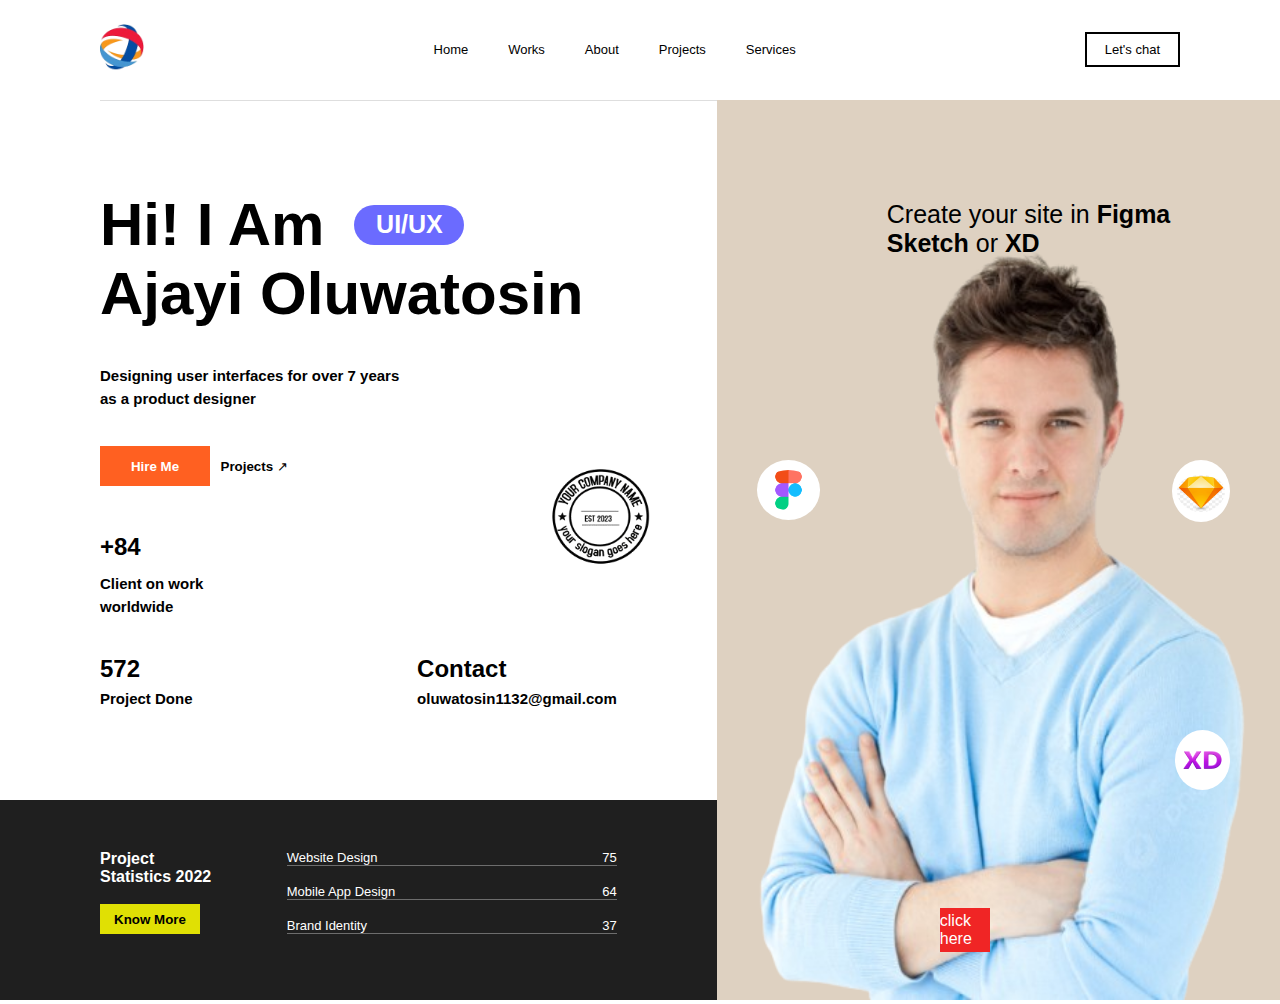
<file: index.html>
<!DOCTYPE html>
<html lang="en">
<head>
    
    <title>My Web Page</title>
    <link rel="stylesheet" href="ope.css">
</head>
<body>
    <section class="major">
        <section class="nav-bar">
            <div class="nav-bar_container">
                <div class="nav-logo">
                    <img src="./image/logo_1.png" alt="logo" >
                </div>
                <div class="nav-links">
                    <ul>
                        <a href="#home"><li>Home</li></a>
                        <a href="#works"><li>Works</li></a>
                        <a href="#about"><li>About</li></a>
                        <a href="#projects"><li>Projects</li></a>
                        <a href="#services"><li>Services</li></a>
                    </ul>
                </div>
                <div class="CTA">
                    <button class="CTA-button">
                        <a href="#home">Let's chat</a>
                    </button>
                </div>
            </div>
        </section>
        <section class="main-container">
            <div class="left-container">
                <!-- <div class="ball"></div> -->
                <div class="upper-text">
                    <div class="upper-text1">
                        <div class="hi">
                            <h1>Hi! I Am </h1>
                            <button>UI/UX</button>
                        </div>
                        <div class="rb"><h1>Ajayi Oluwatosin</h1></div>
                        
                        <br><br>
                        <p>Designing user interfaces for over <Strong>7 years</Strong> <br>as a product designer</p>
                        <br><br>
                        
                    </div>
                    <div class="upper-text2">
                        <div id="logo"><img src="./image/circle logo.png" alt=""></div>
                        <div class="parent1">
                            
                            <p>
                                <button class="hire">Hire Me</button>
                                <button id="projects">Projects &#8599</button><br>
                            </p><br><br>
                            <h2>+84</h2>
                            <p>Client on work <br>worldwide</p><br><br>
                        </div>
                        <div class="parent2">
                            <div class="parent2-left">                            
                                <h2>572</h2>
                                <p>Project Done</p>
                            </div>
                            <div class="parent2-right">
                                <h2>Contact</h2>
                                <p>oluwatosin1132@gmail.com</p>
                            </div>
                        </div>
                    </div>
                </div>
                <div class="footer">
                    <div class="footer-left">
                        <h4>Project <br>Statistics 2022</h4><br>
                        <button>Know More</button>
                    </div>
                    <div class="footer-right">
                        <div class="footer-right-1">
                            <p>Website Design <span>75</span></p><br>
                            <p>Mobile App Design <span>64</span></p><br>
                            <p>Brand Identity <span>37</span></p><br>
                        </div>
                        
                    </div>
                </div>
            </div>
            <div class="right-container">
                    <img src="./image/attractive-man-smiling.png" alt="Image of a man smilling" class="image">
                    <div class="text">Create your site in <strong>Figma</strong> <br> <strong> Sketch</strong> or <strong> XD</strong></div>
                    <div class="SVG">
                        <img src="./image/Figma-1-logo.png" alt="Figma logo" class="figma">
                        <img src="./image/Sketch-logo.png" alt="Sketch logo" class="Sketch">
                        <img src="./image/XD-logo.png" alt="XD logo" class="XD">
                    </div>
                    <div class="form">
                        <div class="father">
                            <form action="">
                                <p class="child">click here</p>
                                <input type="email" id="email" name="email" placeholder="Subscribe my Newsletter" required>
                                <button type="submit">&#8596</button>
                            </form>
                        </div>
                    </div>
                        
            </div>
        </section>
    </section>
</body>
</html>
</file>
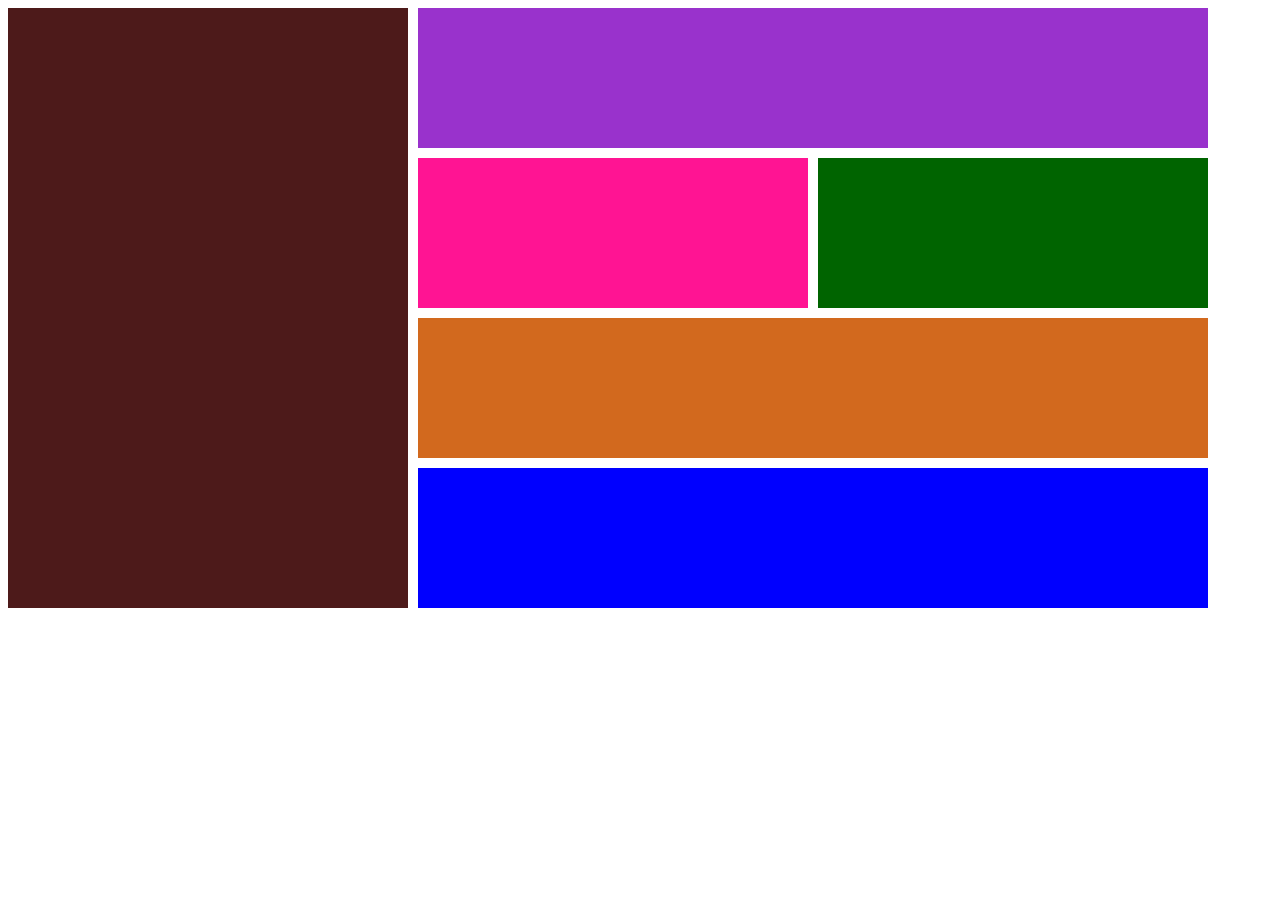
<file: 18thjune.html>
<!DOCTYPE html>
<head>
    <title>Document</title>

    <style>
        #container{
            width: 1200px;
            height: 600px;
            margin: 0;
        }
        #parent1{
            width: 400px;
            height: 600px;
            background-color: rgb(77, 26, 26);
            float: left;
            margin-right: 10px;
        }
        #parent2{
            width: 790px;
            height: 600px;
            float: right;
        }
        #child1{
            width: 790px;
            height: 140px;
            background-color: darkorchid;
            margin-bottom: 10px;
        }
        #child2{
            width: 790px;
            height: 150px;
            margin-bottom: 10px;
        }
        #grand_child1{
            width: 390px;
            height: 150px;
            background-color: darkgreen;
            float: right;
            margin-left: 10px;
            
        }
        #grand_child2{
            width: 390px;
            height: 150px;
            background-color: deeppink;
            float: left;
        }
        #child3{
            width: 790px;
            height: 140px;
            background-color: chocolate;
            margin-bottom: 10px;
        }
        #child4{
            width: 790px;
            height: 140px;
            background-color: blue;
        }
    </style>
</head>
<body>
    <div id="container">
        <div id="parent1"></div>
        <div id="parent2">
            <div id="child1"></div>
            <div id="child2">
                <div id="grand_child1"></div>
                <div id="grand_child2"></div>
            </div>
            <div id="child3"></div>
            <div id="child4"></div>
        </div>
    </div>
</body>
</html>
</file>
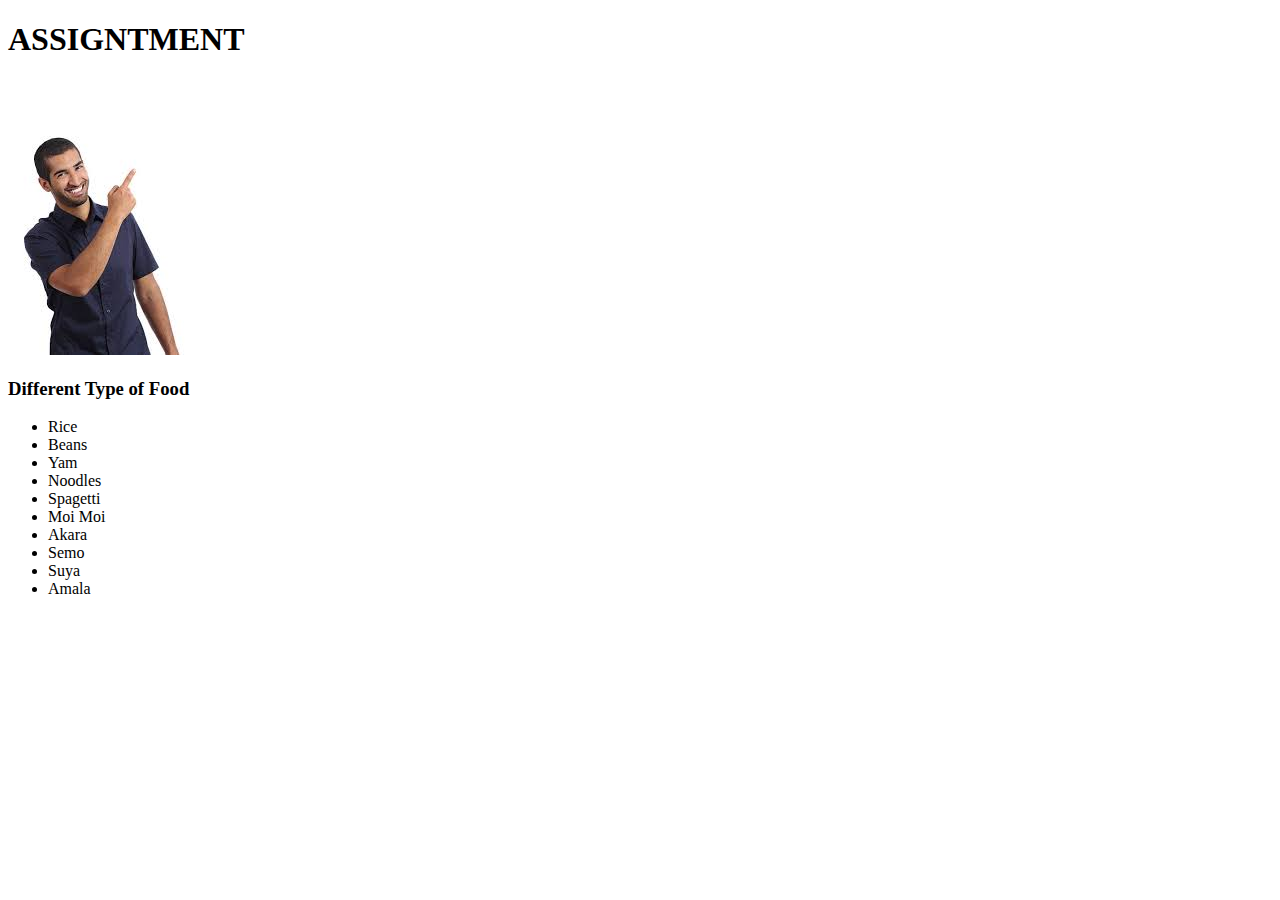
<file: assignment.html>
<!DOCTYPE html>
<html lang="en">
<head>
    <meta charset="UTF-8">
    <meta name="viewport" content="width=device-width, initial-scale=1.0">
    <title>Assignment</title>
    
</head>
<body>
    <h1>ASSIGNTMENT</h1>
    <img src="./image/images.jfif" alt="">
    <h3><strong>Different Type of Food</strong></h3>
    <ul>
        <li>Rice</li>
        <li>Beans</li>
        <li>Yam</li>
        <li>Noodles</li>
        <li>Spagetti</li>
        <li>Moi Moi</li>
        <li>Akara</li>
        <li>Semo</li>
        <li>Suya</li>
        <li>Amala</li>
    </ul>

    
</body>
</html>
</file>
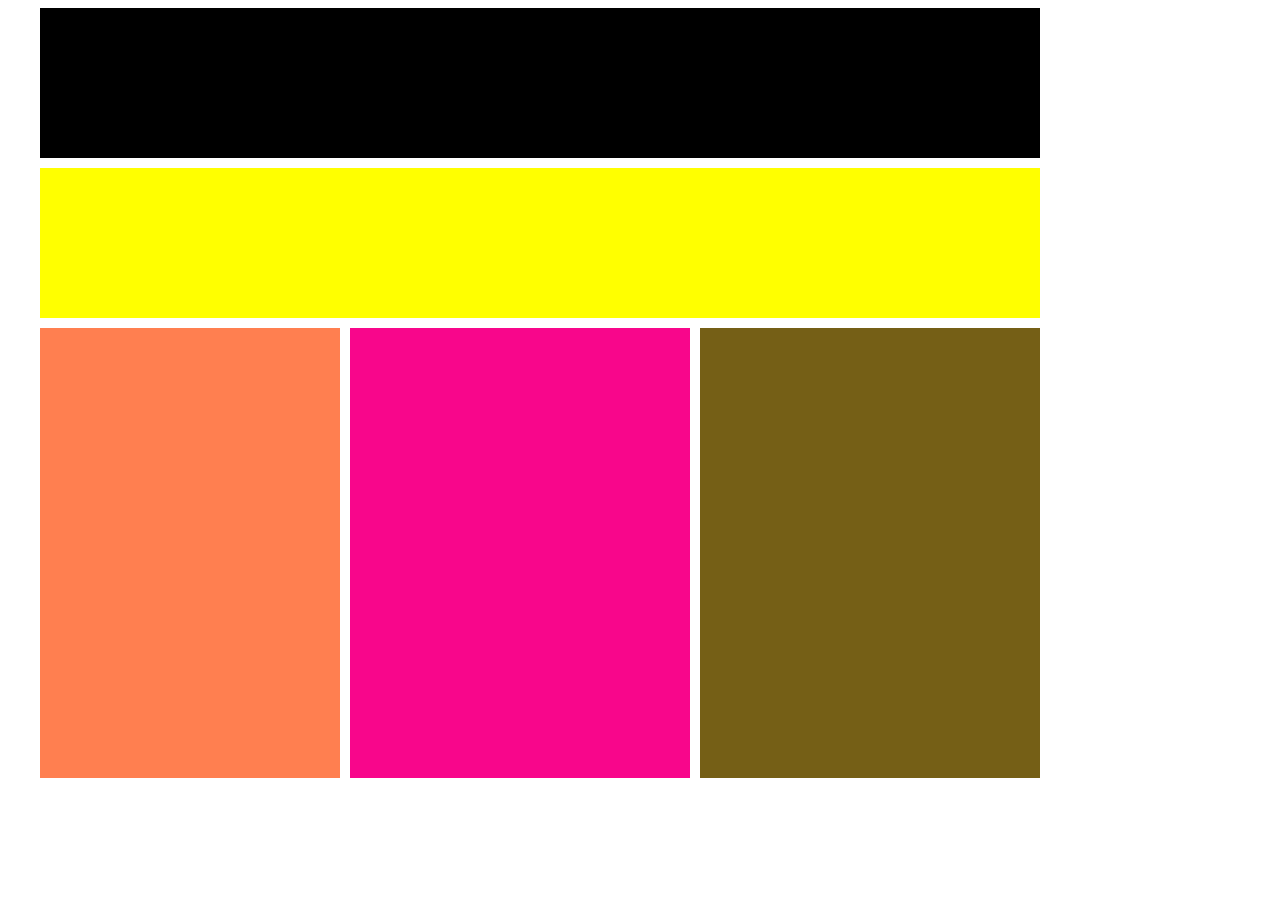
<file: css_class.html>
<!DOCTYPE html>
<head>
    <title>Document</title>

    <style>
        #container{
            width: 1200px;
            height: 600px;
            margin: 0 auto;
        }
        #box1{
            width: 1000px;
            height: 150px;
            background-color: black;
            margin-bottom: 10px;
        }
        #box2{
            width: 1000px;
            height: 150px;
            background-color: yellow;
            margin-bottom: 10px;
        }
        #box3{
            width: 1010px;
            height: 500px;
        }
        #tosin1{
            width: 300px;
            height: 450px;
            background-color: coral;
            float: left;
            margin-right: 10px;
        }
        #tosin2{
            width: 340px;
            height: 450px;
            background-color: rgb(248, 6, 139);
            float: left;
            margin-right: 10px;
        }
        #tosin3{
            width: 340px;
            height: 450px;
            background-color: rgb(117, 95, 22);
            float: left;
            margin-right: 10px;
        }
        
    </style>
</head>
<body>
    <div id="container">
        <div id="box1">
            </div>
        <div id="box2">
            </div>
        <div id="box3">
            <div id="tosin1">
                </div>
            <div id="tosin2">
                </div>
            <div id="tosin3">
                </div>
        </div>
    </div>
</body>
</html>
</file>
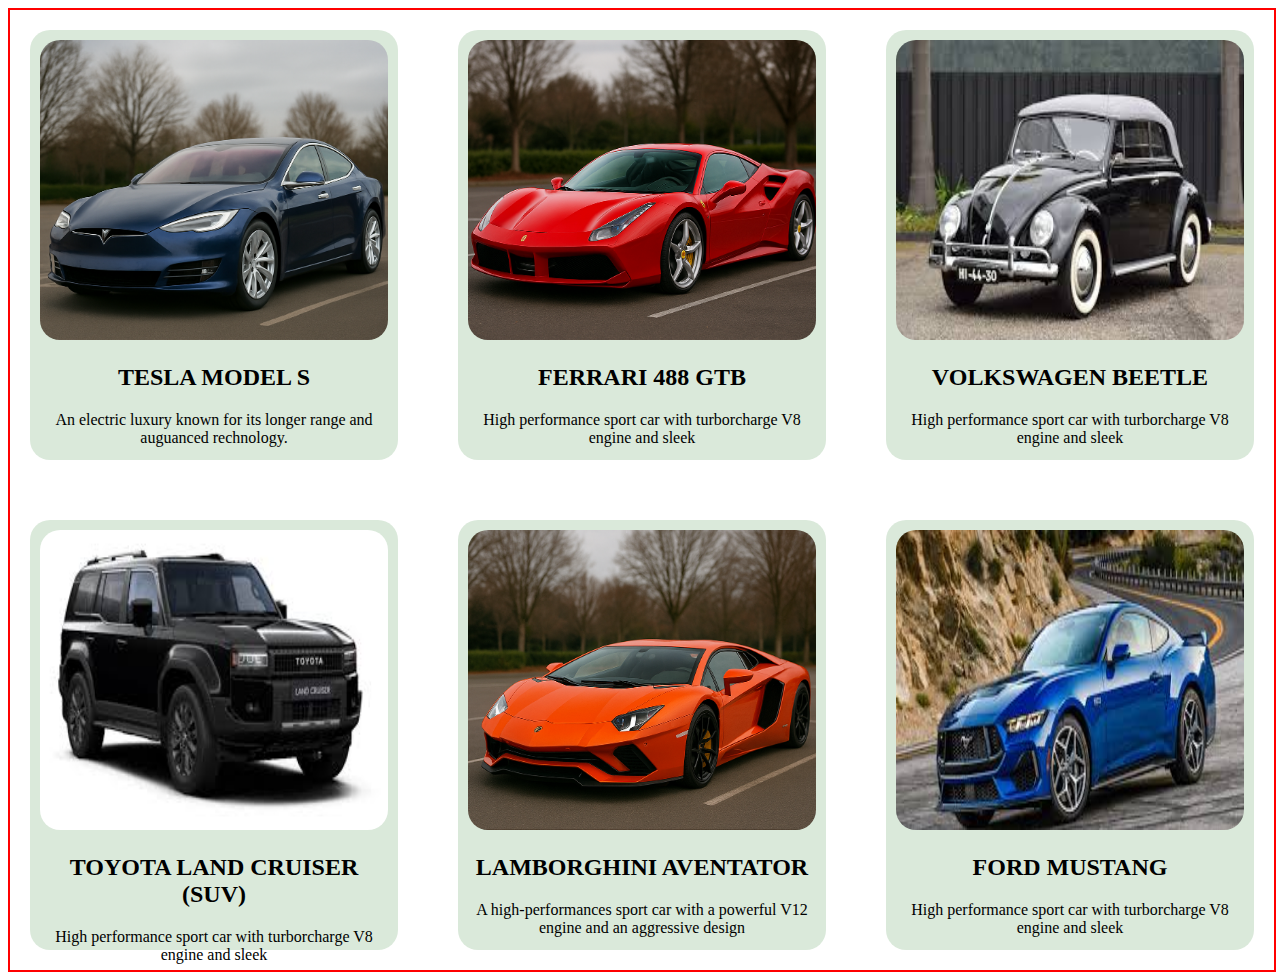
<file: grid.html>
<!DOCTYPE html>
<html lang="en">
<head>
    <meta charset="UTF-8">
    <meta name="viewport" content="width=device-width, initial-scale=1.0">
    <title>Document</title>
    <link rel="stylesheet" href="grid.css">
</head>
<body>
    <div class="grid-container">
        <div class="item">
            <div class="image">
                <img src="./image/textla.png" alt="">
            </div>
            <div class="text">
                <h2>TESLA MODEL S</h2>
                <p>An electric luxury known for its longer range and auguanced rechnology.</p>
            </div>
        </div>
        <div class="item">
            <div class="image">
                <img src="./image/ferrari.png" alt="">
            </div>
            <div class="text">
                <h2>FERRARI 488 GTB</h2>
                <p>High performance sport car with turborcharge V8 engine and sleek</p>
            </div>
        </div>
        <div class="item">
            <div class="image">
                <img src="./image/Volkswagen Beetle (Classic Car).jpg" alt="">
            </div>
            <div class="text">
                <h2>VOLKSWAGEN BEETLE</h2>
                <p>High performance sport car with turborcharge V8 engine and sleek</p>
            </div>
        </div>
        <div class="item">
            <div class="image">
                <img src="./image/Toyota Land Cruiser (SUV).jpg" alt="">
            </div>
            <div class="text">
                <h2>TOYOTA LAND CRUISER (SUV)</h2>
                <p>High performance sport car with turborcharge V8 engine and sleek</p>
            </div>
        </div>
        <div class="item">
            <div class="image">
                <img src="./image/Lambo.png" alt="">
            </div>
            <div class="text">
                <h2>LAMBORGHINI AVENTATOR</h2>
                <p>A high-performances sport car with a powerful V12 engine and an aggressive design</p>
            </div>
        </div>
        <div class="item">
            <div class="image">
                <img src="./image/Ford Mustang (Muscle Car).jpg" alt="">
            </div>
            <div class="text">
                <h2>FORD MUSTANG</h2>
                <p>High performance sport car with turborcharge V8 engine and sleek</p>
            </div>
        </div>
    </div>
</body>
</html>
</file>
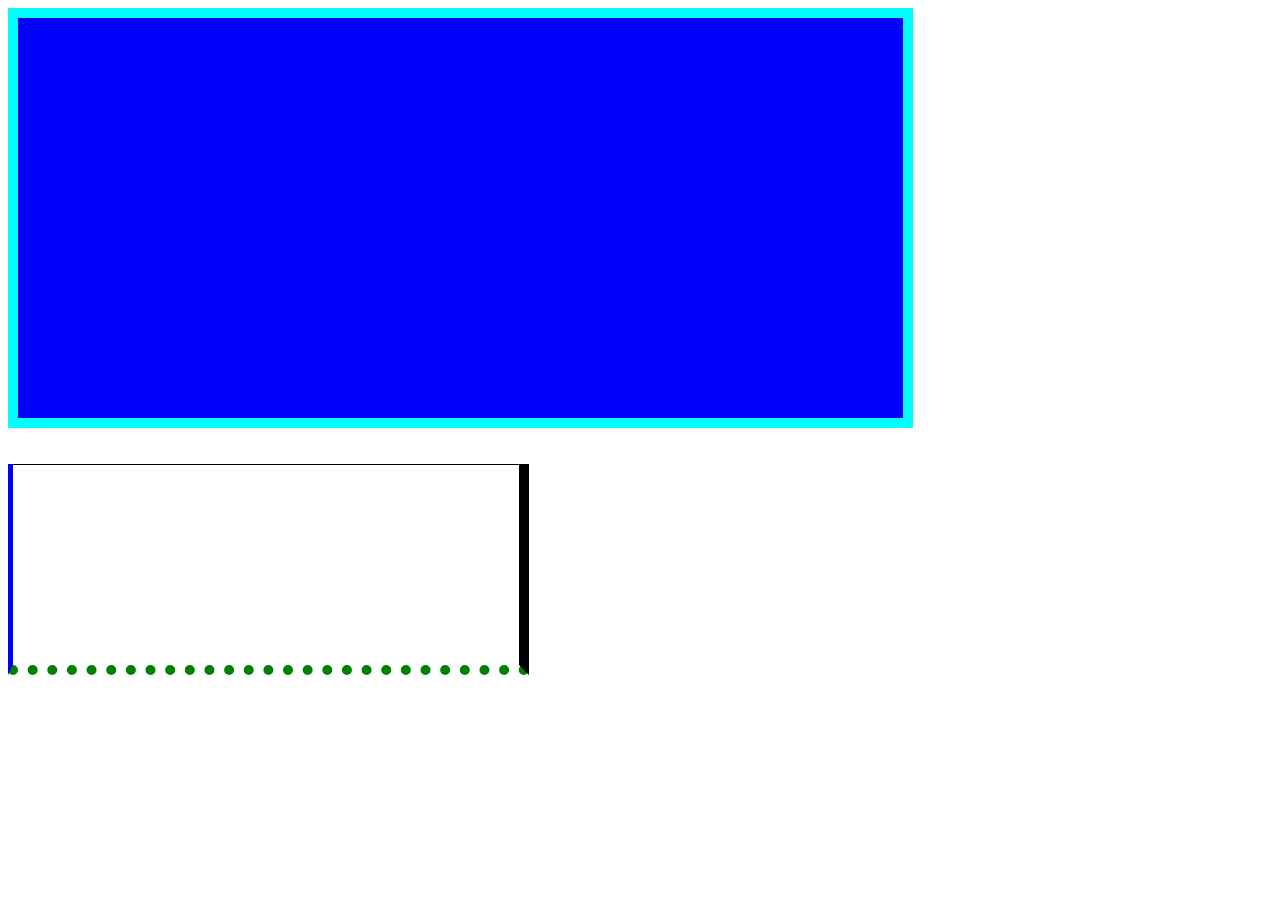
<file: home.html>
<!DOCTYPE html>
<head>
    <title>Document</title>
    <link rel="stylesheet" href="home.css">
</head>
<body>
   <div class="text1">
    <div class="child"></div>
   </div> <br><br>

   <div class="tosin"></div>
</body>
</html>
</file>
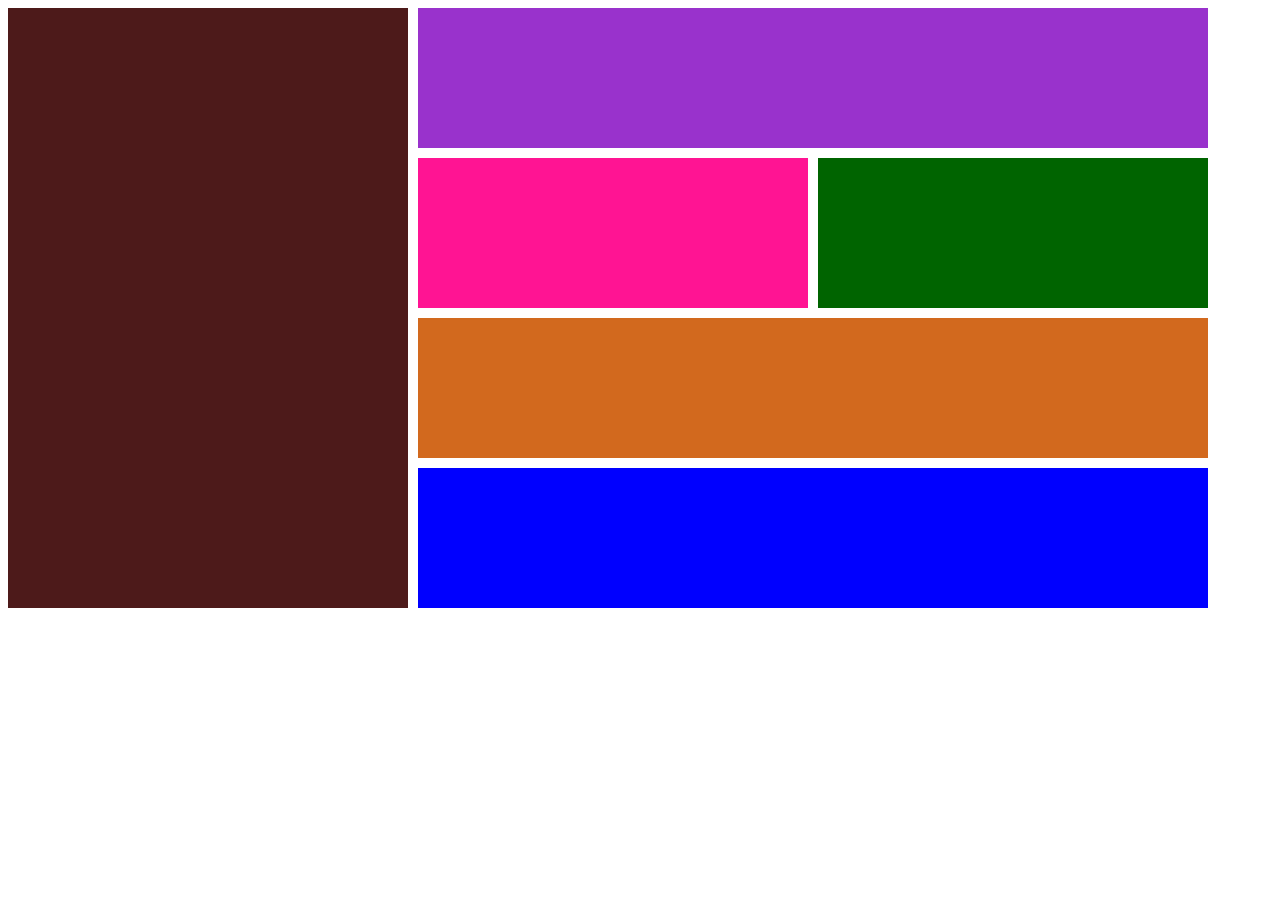
<file: index1.html>
<!DOCTYPE html>
<link rel="stylesheet" href="style.css">
<head>
    <title>Document</title>
</head>
<body>
    <div id="container">
        <div id="parent1"></div>
        <div id="parent2">
            <div id="child1"></div>
            <div id="child2">
                <div id="grand_child1"></div>
                <div id="grand_child2"></div>
            </div>
            <div id="child3"></div>
            <div id="child4"></div>
        </div>
    </div>
</body>
</html>
</file>
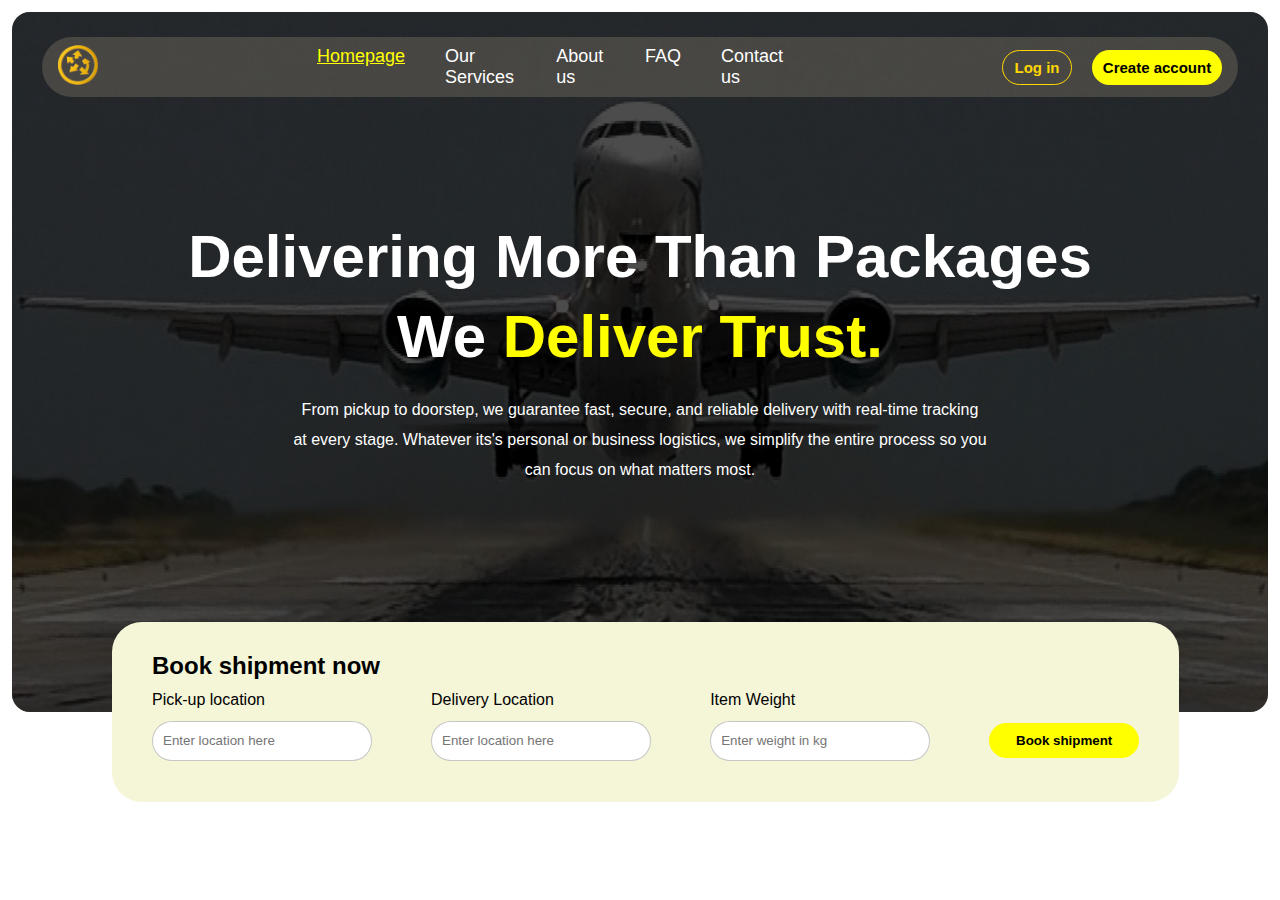
<file: logistic.html>
<!DOCTYPE html>
<html lang="en">
<head>
    <meta charset="UTF-8">
    <meta name="viewport" content="width=device-width, initial-scale=1.0">
    <title>Document</title>
    <link rel="stylesheet" href="logistic.css">
</head>
<body>
    <div class="main">
        <div class="content-container">
            <div class="overlay"></div>
            <div class="major">
                <div class="nav-bar">
                    <div class="logo">
                        <img src="./image/yellow logo.png" alt="">
                    </div>
                      <input type="checkbox" id="nav-toggle" class="nav-toggle">
                        <label for="nav-toggle" class="hamburger">
                            <span></span>
                            <span></span>
                            <span></span>
                        </label>
                    <div class="links">
                        <ul>
                            <a href="#"><li>Homepage</li></a>
                            <li>Our Services</a></li>
                            <li>About us</a></li>
                            <li>FAQ</a></li>
                            <li>Contact us</a></li>
                        </ul>
                    </div>
                    <div class="CTA">
                        <button class="log">Log in</button>
                        <button class="create">Create account</button>
                    </div>
                </div>
                <div class="text-container">
                    <h1>Delivering More Than Packages</h1>
                    <h1>We <span>Deliver Trust.</span></h1><br>
                    <p>From pickup to doorstep, we guarantee fast, secure, and reliable delivery with real-time tracking</p>
                    <p>at every stage. Whatever its's personal or business logistics, we simplify the entire process so you</p>
                    <p>can focus on what matters most.</p>
                </div>
            </div>
            
        </div>
        <div class="footer">
                <div class="footer-cont">
                    <h2>Book shipment now</h2>
                    <div class="flex">
                        <div>
                            <p>Pick-up location</p>
                            <input type="text" id="" name="" placeholder="Enter location here" required>
                        </div>
                        <div>
                            <p>Delivery Location</p>
                            <input type="text" id="" name="" placeholder="Enter location here" required>
                        </div>
                        <div>
                            <p>Item Weight</p>
                            <input type="text" id="" name="" placeholder="Enter weight in kg" required>
                        </div>
                        <div class="none">
                            <button type="submit">Book shipment</button>
                        </div>
                    </div>
                </div>
            </div>
    </div>
</body>
</html>
</file>
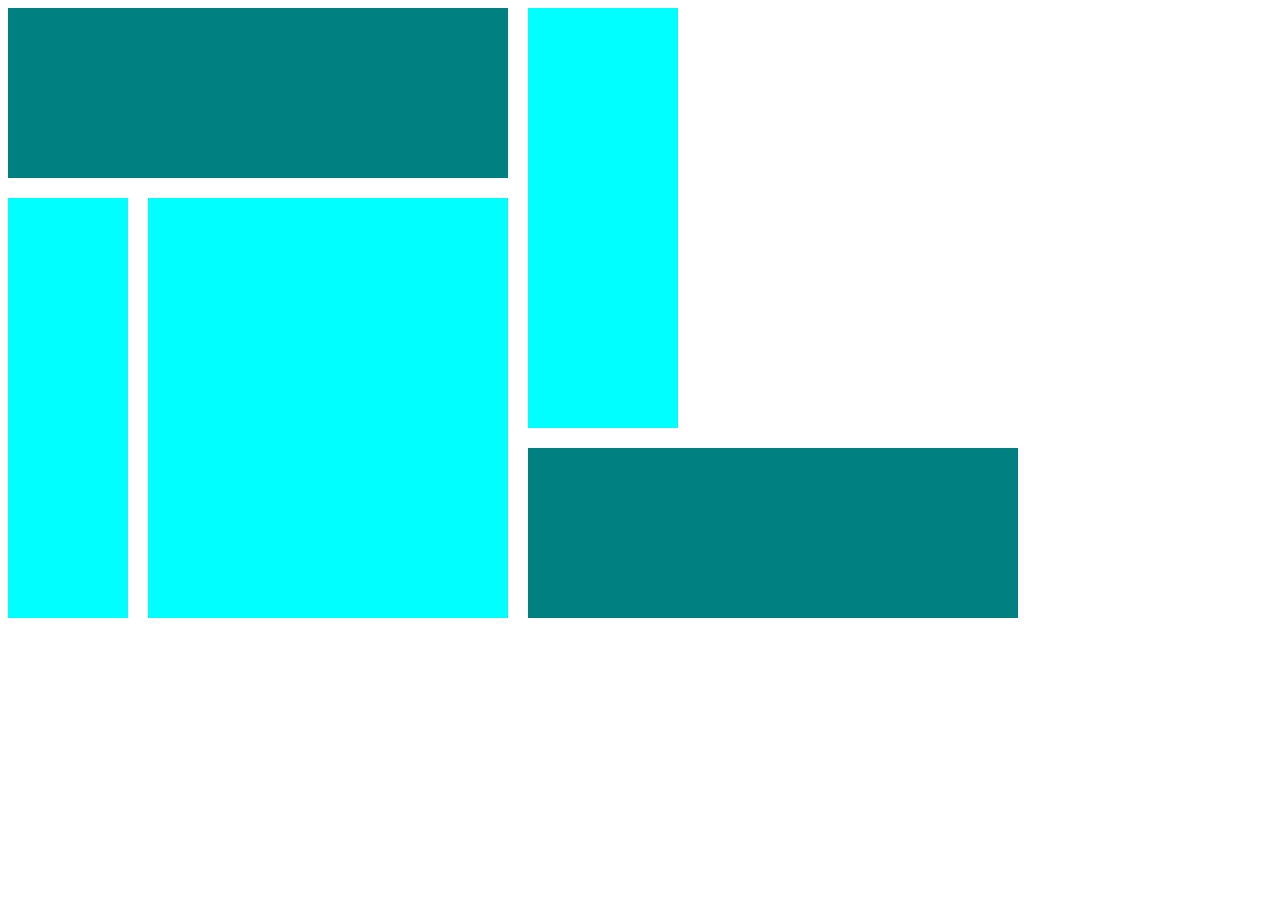
<file: tosin.html>
<!DOCTYPE html>
<head>
    <title>My WEB</title>

    <style>
        #container{
            width: 1020px;
            height: 600px;
            margin: 0%;
        }
        #parent1{
            width: 500px;
            height: 600px;
            float: left;
            margin-right: 20px;
        }
        #child1{
            width: 500px;
            height: 170px;
            background-color: teal;
            margin-bottom: 20px;
        }
        #child2{
            width: 500px;
            height: 410px;
        }
        #grand_child1{
            width: 120px;
            height: 420px;
            float: left;
            margin-right: 20px;
            background-color: aqua;
        }
        #grand_child2{
            width: 360px;
            height: 420px;
            float: right;
            background-color: aqua;
        }
        #parent2{
            width: 500px;
            height: 600px;
            float: left;
        }
        #child3{
            width: 150px;
            height: 420px;
            margin-bottom: 20px;
            background-color: aqua;
        }
        #child4{
            width: 490px;
            height: 170px;
            background-color: teal;
            margin-bottom: 10px;
        }
    </style>
</head>
<body>
    <div id="container">
        <div id="parent1">
            <div id="child1"></div>
            <div id="child2">
                <div id="grand_child1"></div>
                <div id="grand_child2"></div>
            </div>
        </div>
        <div id="parent2">
            <div id="child3"></div>
            <div id="child4"></div>
        </div>
    </div>
</body>
</html>
</file>
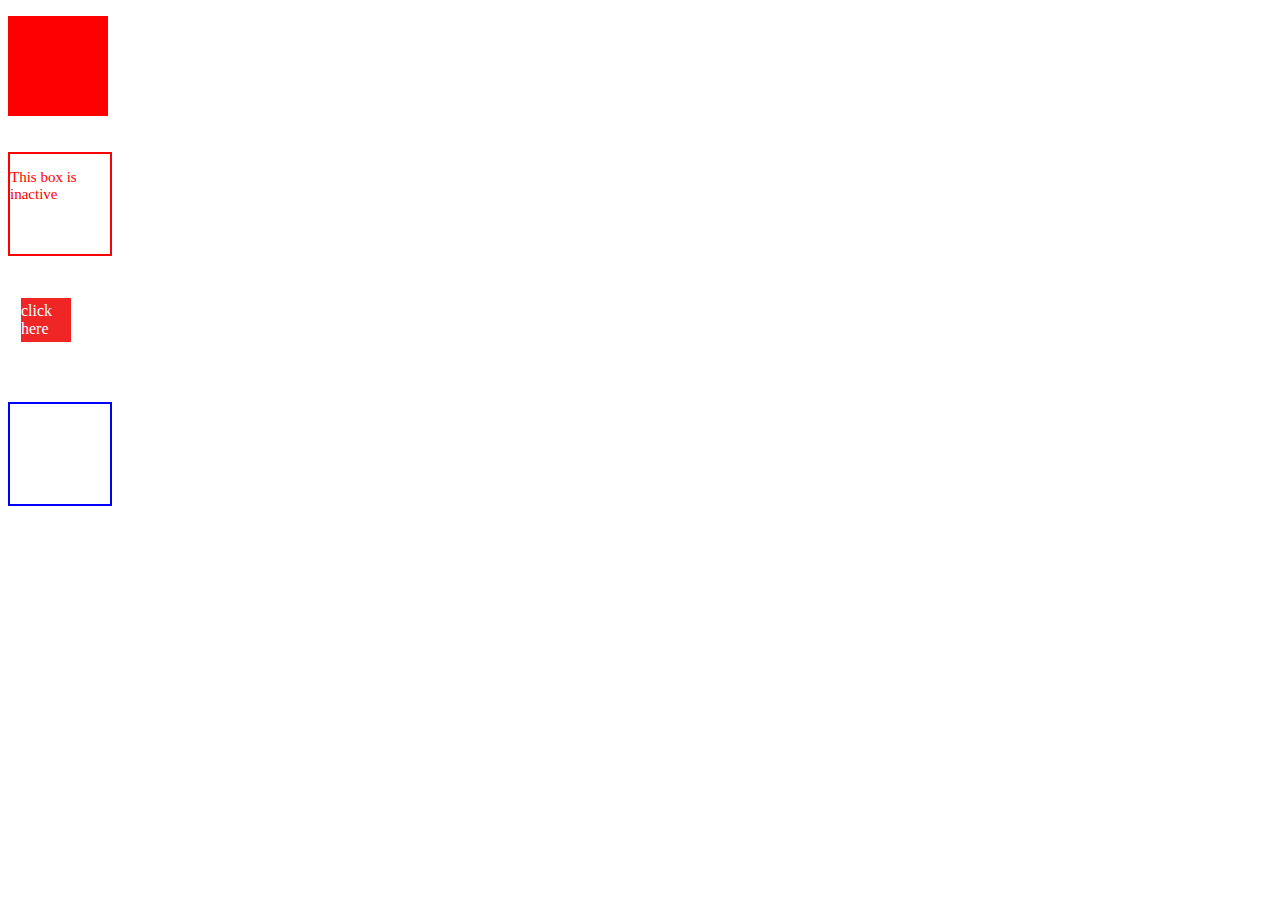
<file: transition.html>
<!DOCTYPE html>
<html lang="en">
<head>
    <meta charset="UTF-8">
    <meta name="viewport" content="width=device-width, initial-scale=1.0">
    <title>Document</title>
    <link rel="stylesheet" href="./transition.css">
</head>
<body>
    <div class="box">
        <p></p>
    </div>
    <br><br>
    <div class="parent">
        <p class="text1">This box is inactive</p>
        <p class="text2">This box is now active</p>
    </div>
    <br><br>
    <div class="child">
        <form action="">
            <p class="grand-child1">click here</p>
            <input type="text" name="" id="" placeholder="input your details" required>
            <button type="submit">&#8596</button>
        </form>
    </div>
    <br><br><br>
    <div class="tosin"></div>
</body>
</html>
</file>
<file: ope.css>
*{
    margin: 0;
    padding: 0;
    box-sizing: border-box;
    font-family: Arial, Helvetica, sans-serif;
    
}
.nav-bar{
    position: relative;
    width: 100%;
    height: 100px;
    display: flex;
    flex-direction: row;
    padding-left: 100px;
    padding-right: 100px;
    justify-content: center;
    align-items: center;
    /* background-color: brown; */
}
.nav-bar_container{
    background-color: #fff;
    position: relative;
    display: flex;
    width: 100%;
    height: fit-content;
    justify-content: space-between;
    padding-top: 25px;
    padding-bottom: 25px;
    align-items: center;
    gap: 200px;
    text-decoration: none;
    border-bottom: 1px solid rgba(0, 0, 0, 0.13);
}
.nav-links{
    display: flex;
    flex-direction: row;
    justify-content: center;
}
.nav-logo img{
    width: auto;
    height: 47px;
    align-items: center;
    justify-content: center;
}
.nav-logo img:hover{
    width: 50px;
    height: 47px;
    align-items: center;
    justify-content: center;
}  
.nav-links ul{
    display: flex;
    justify-content: space-between;
    list-style-type: none;
    align-items: center;
    gap: 40px;
    font-weight: 500;
}
.CTA-button{
    border: 2px solid black;
    padding: 8px 18px;
    background-color: #fff;
}
.CTA-button:hover{
    border: 2px solid rgb(148, 90, 90);
    padding: 8px 18px;
    background-color: #7e5353;
    transition: all 1s ease;
    
}
.CTA-button a:hover{
    color: aqua;
    transition: all 1s ease;
}
.main-container{
    width: 100%;
    height: 900px;
    
}
a{
    text-decoration: none;
    color: #000;
    font-family: Arial, Helvetica, sans-serif;
    font-size: small;
}
.left-container{
    width: 56%;
    height: 900px;
    float: left;
}
.upper-text{
    width: 100%;
    height: 700px;
    padding-right: 100px;
    padding-left: 100px;
    padding-top: 90px;
    padding-bottom: 70px;
    gap: 50px;
}
.upper-text h1 {
    font-size: 60px;
    font-family: Arial, Helvetica, sans-serif ;
    display: flex;
}
.upper-text1 p{
    font-size: 15px;
    font-weight: 550;
    line-height: 23px;
}
.hi {
    display: flex;
    gap: 30px;
    align-items: center;
}

.hi button{
    width: 110px;
    height: 40px;
    background-color: rgba(0, 0, 255, 0.582);
    color: #fff;
    border: 0;
    border-radius: 50px;
    align-items: center;
    float: right;
    font-weight: 700;
    font-size: 25px;
}

.upper-text2 img{
    width: 150px;
    height: 120px;
    padding-left: 50px;
    padding-top: 20px;
    font-weight: 100;
    font-family: Arial, Helvetica, sans-serif;
}
#logo{
    position: absolute;
    padding-left: 400px;
    animation: blueball 5s ease infinite;
    z-index: 1;
}
/* .ball{
    position: relative;
    max-width: 200px;
    min-width: 200px;
    min-height: 200px;
    background-color: blue;
    border-radius: 50%;
    
} */
@keyframes blueball {
    0% { transform: translate(200px,0px); }
    25%{ transform: translate(0px,200px); }
    50%{ transform: translate(-200px,0px); }
    75%{ transform: translate(0px,-200px); }
    100%{ transform: translate(200px,0px); }
}
.hire{
    width: 110px;
    height: 40px;
    background-color: rgba(255, 72, 0, 0.87);
    color: #fff;
    border: none;
    font-weight: 550;
    transition: all 1s ease;
}
.hire:hover{
    background-color: rgba(31, 164, 241, 0.87);
    color: rgb(255, 255, 255);
    width: 110px;
    height: 40px;
}
#projects{
    width: 80px;
    height: 30px;
    background-color: #fff;
    border: none;
    font-weight: 550;
}
.parent1 h2 {
    position: relative;
    line-height: 50px;
}
.parent1 p{
    font-size: 15px;
    font-weight: 550;
    line-height: 23px;
}
.parent2 p{
    font-size: 15px;
    font-weight: 550;
}
.parent2-left{
    text-align: left;
    float: left;
    line-height: 30px;
}
.parent2-right{
    text-align: left;
    line-height: 30px;
    float: right;
}
.footer{
    width: 100%;
    height: 200px;
    background-color: rgba(0, 0, 0, 0.877);
    
}
.footer-left{
    width: 40%;
    height: 200px;
    float: left;
    padding-left: 100px;
    padding-top: 50px;
    color: #fff;
}
.footer-left button{
    width: 100px;
    height: 30px;
    background-color: rgba(255, 255, 0, 0.863);
    border: none;
    font-weight: 700;
}
.footer-left button:hover{
    width: 100px;
    height: 30px;
    background-color: rgba(132, 0, 255, 0.863);
    color: #fff;
    border: none;
    font-weight: 700;
    transition: all 1s ease;
}
.footer-right{
    width: 60%;
    height: 200px;
    float: right;
    padding-top: 50px;
    padding-right: 100px;
}
.footer-right p{
    border-bottom: 1px solid #ffffff59;
    color: #fff;
    font-size: small;
}
.footer-right-1 span{
    float: right; 
}

.right-container{
    position: relative;
    width: 44%;
    height: 900px;
    background-color: rgb(222, 209, 193);
    float: right;
}
.image {
    width: 100%;
    height: 900px;
    animation: man 3s ease infinite;
}
@keyframes man {
    0% { transform: scale(0.8); }
    25% { transform: scale(0.9); }
    50% { transform: scale(1); }
    75% { transform: scale(0.9); }
    100% { transform: scale(0.8); }
}
.text{
    position: absolute;
    top: 100px;
    left: 170px;
    font-size: 25px;
}
/* .SVG{
    width: 50px;
    height: 50px;
} */
.figma{
    position: absolute;
    top: 40%;
    left: 40px;
    height: 60px;
    border: 50px;
    background-color: #fff;
    padding: 10px 5px 10px 5px;
    border-radius: 50%;
}
.Sketch{
    position: absolute;
    top: 40%;
    right: 50px;
    height: 62px;
    width: 58px;
    border: 50px;
    background-color: #fff;
    padding: 15px 5px 10px 5px;
    border-radius: 50%;
}
.XD{
    position: absolute;
    top: 70%;
    right: 50px;
    height: 60px;
    width: 55px;
    border: 50px;
    background-color: #fff;
    padding: 10px 5px 10px 5px;
    border-radius: 50%;
}
.father{
    width: 260px;
    height: 50px;
    padding: 3px;
    display: flex;
    justify-content: flex-start;
    align-items: center;
    margin-inline: 10px;
    position: absolute;
    bottom: 5%;
    left: 170px;
}
.child{
    width: 50px;
    height: 44px;
    background-color: rgb(240, 37, 37);
    color: #fff;
    display: flex;
    align-items: center;
    justify-content: center;
    transform: translateX(40px);
    transition: all 1s ease;
}
.father input{
    display: none;
    height: 40px;
}
.father:hover input{
    display: flex;
    width: 200px;
    border: none;
    font-weight: 700;
    transition: all 1s ease;
}
.father button{
    display: none;
    height: 40px;
    align-items: center;
}
.father:hover button{
    display: flex;
    width: 40px;
    background-color: #000;
    color: #fff;
    justify-content: center;
    align-items: center;
    cursor: pointer;
    transition: all 1s ease;
}
.father:hover form{
    background-color: #ffff;
    padding:  3px 3px 3px 20px;
    display: flex;
    transition: all 1s ease;
    align-items: center;
    gap: 5px;
    transform: translate3d(40px);
}
.father:hover .child{
    display: none;
}

@media (max-width: 990px) {
    .nav-bar{
        position: relative;
        width: 100%;
        height: 100px;
        display: flex;
        flex-direction: row;
        padding-left: 100px;
        padding-right: 100px;
        justify-content: center;
        align-items: center;
    }
    .nav-bar_container{
        background-color: #fff;
        position: relative;
        display: flex;
        height: fit-content;
        width: fit-content;
        justify-content: space-between;
        padding-top: 30px;
        padding-bottom: 30px;
        align-items: center;
        gap: 32px;
        text-decoration: none;
        border-bottom: 1px solid rgba(0, 0, 0, 0.13);
    }
    .nav-logo img{
        width: auto;
        height: 60px;
        align-items: center;
        justify-content: center;
    }
    .nav-logo img:hover{
        width: 70px;
        height: 60px;
        align-items: center;
        justify-content: center;
    }
    .nav-links ul{
        gap: 12px;
    }  
    .nav-links ul li{
        display: flex;
        justify-content: space-between;
        list-style-type: none;
        align-items: center;
        font-weight: 550;
        font-size: 27px;
    }   
    .CTA-button:hover{
        border: 2px solid rgb(148, 90, 90);
        padding: 10px 18px;
        background-color: #7e5353;
        transition: all 1s ease;
        font-size: 27px;   
    }
    .CTA-button a{
    font-size: 20px; 
    font-weight: 550;
    }
    .CTA-button a:hover{
        color: aqua;
        font-size: 20px;
        font-weight: 550;
        transition: all 1s ease;
    }
    .main-container{
        width: 100%;
        /* height: 1350px; */
        display: flex;
        flex-direction: column;
    }
    .left-container{
        height: 1350px;
        float: left;
    }
    .upper-text{
        width: 100%;
        height: 1050px;
        padding-right: 120px;
        padding-left: 120px;
        padding-top: 90px;
        padding-bottom: 70px;
        gap: 50px;
    }
    .left-container{
        width: 100%;
        height: 1350px;
    }
    .upper-text h1 {
        font-size: 80px;
        font-family: Arial, Helvetica, sans-serif ;
        display: flex;
    }
    .upper-text1 p{
    font-size: 33px;
    font-weight: 550;
    line-height: 50px;
    }
    .hi {
        display: flex;
        gap: 30px;
        align-items: center;
    }
    .hi button{
        width: 160px;
        height: 65px;
        background-color: rgba(0, 0, 255, 0.582);
        color: #fff;
        border: 0;
        border-radius: 50px;
        align-items: center;
        float: right;
        font-weight: 700;
        font-size: 40px;
    }
        .hire{
        width: 180px;
        height: 55px;
        background-color: rgba(255, 72, 0, 0.87);
        color: #fff;
        border: none;
        font-weight: bolder;
        font-size: 35px;
        transition: all 1s ease;
    }
    .hire:hover{
        background-color: rgba(31, 164, 241, 0.87);
        color: rgb(255, 255, 255);
        width: 180px;
        height: 55px;
    }
    #projects{
        width: 180px;
        height: 50px;
        background-color: #ffff;
        font-size: 30px;
        border: none;
        font-weight: bolder;
    }
    .parent1{
        position: relative;
        line-height: 30px;
    }
    .parent1 p{
        font-size: 40px;
        font-weight: 550;
        line-height: 50px;
    }
    .parent1 h2{
        font-size: 60px;
        line-height: 100px;
    }
    .parent2 p{
        font-size: 35px;
        font-weight: 600;
    }
    .parent2 h2{
        font-size: 60px;
    }
    .parent2-left{
        text-align: left;
        float: left;
        line-height: 80px;
        /* font-weight: bolder; */
    }
    .parent2-right{
        text-align: left;
        float: right;
        font-weight: 600;
        line-height: 80px;
    }
    .footer{
        width: 100%;
        height: 300px;
        background-color: rgba(0, 0, 0, 0.877);
        
    }
    .footer-left{
        width: 45%;
        height: 200px;
        float: left;
        padding-left: 110px;
        padding-top: 50px;
        color: #fff;
    }
    .footer-left h4{
        font-size: 40px;
    }
    .footer-left button{
        width: 160px;
        height: 50px;
        font-size: 25px;
        background-color: rgba(255, 255, 0, 0.863);
        border: none;
        font-weight: 700;
    }
    .footer-left button:hover{
        width: 160px;
        height: 50px;
        font-size: 25px;
        background-color: rgba(132, 0, 255, 0.863);
        color: #fff;
        border: none;
        font-weight: 700;
        transition: all 1s ease;
    }
    .footer-right{
        width: 55%;
        height: 200px;
        float: right;
        padding-top: 50px;
        padding-right: 100px;
    }
    .footer-right p{
        border-bottom: 1px solid #ffffff59;
        color: #fff;
        font-size: 40px;
    }
    .footer-right-1 span{
        float: right; 
    }

    .right-container{
        position: relative;
        width: 100%;
        height: 950px;
        background-color: rgb(222, 209, 193);
    }
    .right-container .text{
        display: inline-flex;
        flex-direction: column;
        padding-left: 15%;
        padding-right: 10%; 
        font-size: 50px;
        justify-content: center;
        line-height: 50px;
    }
    .text strong{
        display: inline;
        flex-direction: row;
    }
    .right-container .text strong{
        display: flex;
    }
    .right-container .child{
        display: flex;
        padding-left: 50px;
        padding-right: 50px;
    }
    
    .father{
        width: 260px;
        height: 50px;
        padding: 3px;
        display: flex;
        justify-content: flex-start;
        align-items: center;
        margin-inline: 10px;
        position: absolute;
        bottom: 5%;
        left: 300px;
    }
    .child{
        width: 50px;
        height: 44px;
        background-color: rgb(240, 37, 37);
        color: #fff;
        display: flex;
        align-items: center;
        justify-content: center;
        transform: translateX(40px);
        transition: all 1s ease;
        font-size: 20px;
    }
    .father input{
        display: none;
        height: 40px;
    }
    .father:hover input{
        display: flex;
        width: 300px;
        height: 70px;
        border: none;
        font-weight: 900;
        font-size: 20px;
        transition: all 1s ease;
    }
    .father button{
        display: none;
        height: 65px;
        align-items: center;
    }
    .father:hover button{
        display: flex;
        width: 70px;
        background-color: #000;
        color: #fff;
        justify-content: center;
        align-items: center;
        cursor: pointer;
        transition: all 1s ease;
    }
    .father:hover form{
        background-color: #ffff;
        padding:  3px 5px 3px 20px;
        display: flex;
        transition: all 1s ease;
        align-items: center;
        gap: 5px;
        transform: translate3d(40px);
    }
    .father:hover .child{
        display: none;
    }
}
</file>
<file: grid.css>
.grid-container{
    display: grid;
    grid-template-columns: repeat(3, minmax(300px, 1fr));
    /* padding: 30px; */
    border: 2px solid red;
    width: 100%;
    height: fit-content;
    gap: 20px;
}
.item{
    height: 400px;
    background-color: rgba(143, 188, 143, 0.329);
    margin: 20px;
    padding: 10px 10px 20px 10px;
    border-radius: 20px;
}

.image img{
    height: 300px;
    width: 100%;
    border-radius: 20px;
}
.text{
    text-align: center;  
}
</file>
<file: home.css>
.text1{
    height: 400px;
    background-color: aqua;
    width: 70%;
    padding: 10px;
}
.child{
    height: 400px;
    width: 100%;
    background-color: blue;
}

.tosin{
    border-top: 1px solid black;
    border-right: 10px solid black;
    border-bottom: 10px dotted green;
    border-left: 5px solid blue;
    height: 200px;
    width: 40%;
}
</file>
<file: style.css>
#container{
            width: 1200px;
            height: 600px;
            margin: 0;
        }
        #parent1{
            width: 400px;
            height: 600px;
            background-color: rgb(77, 26, 26);
            float: left;
            margin-right: 10px;
        }
        #parent2{
            width: 790px;
            height: 600px;
            float: right;
        }
        #child1{
            width: 790px;
            height: 140px;
            background-color: darkorchid;
            margin-bottom: 10px;
        }
        #child2{
            width: 790px;
            height: 150px;
            margin-bottom: 10px;
        }
        #grand_child1{
            width: 390px;
            height: 150px;
            background-color: darkgreen;
            float: right;
            margin-left: 10px;
            
        }
        #grand_child2{
            width: 390px;
            height: 150px;
            background-color: deeppink;
            float: left;
        }
        #child3{
            width: 790px;
            height: 140px;
            background-color: chocolate;
            margin-bottom: 10px;
        }
        #child4{
            width: 790px;
            height: 140px;
            background-color: blue;
        }
</file>
<file: logistic.css>
*{
    padding: 0;
    margin: 0;
    box-sizing: border-box;
    font-family: 'Segoe UI', Tahoma, Geneva, Verdana, sans-serif;
}
.main{
    height: fit-content;
    display: flex;
    flex-direction: column;
    padding: 12px;
}
.content-container{
    width: 100%;
    height: fit-content;
    min-height: 700px;
    border-radius: 18px;
    background-image: url(./image/airplane-landing.jpg);
    background-position: top;
    background-size: cover;
    overflow: hidden;
    position: relative;
    display: flex;
}
.overlay{
    height: 100%;
    width: 100%;
    background-color: black;
    position: absolute;
    opacity: 0.7;
    z-index: 1;
}
.major{
    position: relative;
    width: 100%;
    display: flex;
    flex-direction: column;
    justify-content: start;
    padding: 25px 30px 25px 30px;
    align-items: center;
    z-index: 2;
}
.nav-bar{
    width: 100%;
    height: fit-content;
    background-color: rgba(255, 228, 196, 0.164);
    border-radius: 50px;
    position: relative;
    display: flex;
    flex-direction: row;
    padding: 8px 16px 8px 16px;
    gap: 219px;
    align-items: center;
}
/* .logo{
    width: 50px;
    height: 50px;
} */
.logo img{
    width: 40px;
    height: 40px;
}
.links ul{
    display: flex;
    justify-content: space-between;
    gap: 40px;
    list-style-type: none;
    font-size: 18px;       
}
ul a li{
    color: yellow;
    font-size: 18px;
    text-decoration: underline;
}
ul li{
    color: white;
}
.CTA {
    display: flex;
    flex-direction: row;
    gap: 20px;
    align-items: center;
}

.log{
    width: 70px;
    height: 35px;
    color: gold;
    background-color: rgba(0, 0, 0, 0);
    border: 1px solid gold;
    border-radius: 50px;
    align-items: center;
    justify-items: center;
    font-weight: 600;
    font-size: 15px;
    cursor: pointer;
}
.create{
    width: 130px;
    height: 35px;
    color: black;
    background-color: yellow;
    border: none;
    border-radius: 50px;
    align-items: center;
    justify-items: center;
    font-weight: 600;
    font-size: 15px;
    cursor: pointer;
}
.nav-toggle {
  display: none; /* Hidden checkbox */
}

.hamburger {
  display: none; /* Hidden by default on desktop */
  cursor: pointer;
}

.hamburger span {
  display: block;
  width: 25px;
  height: 3px;
  background-color: #fff;
  margin: 5px 0;
  transition: all 0.3s ease;
}
.text-container{
    text-align: center;
    padding: 120px 20px;
    color: #ffff;
}
.text-container h1{
    line-height: 80px;
    font-size: 60px;
}
.text-container h1 span{
    color: yellow;
}
.text-container p{
    line-height: 30px;
}
.footer{
    position: absolute;
    margin-top: 560px;
    height: 300px;
    width: 99%;
    justify-content: center;
    align-items: center;
    z-index: 3;
    padding: 50px 100px;
}
.footer-cont{
    height: 180px;
    width: 100%;
    background-color: rgb(245, 245, 216);
    border-radius: 30px;
    padding: 30px 40px;
}
.flex{
    display: flex;
    flex-direction: row;
    justify-content: space-between;
    line-height: 40px;
}
input{
    height: 40px;
    width: 220px;
    background-color: #ffff;
    padding-left: 10px;
    border-radius: 30px;
    border: 1px solid rgba(0, 0, 0, 0.219);
}
.none button{
    position: relative;
    padding: 10px;
    width: 150px;
    top: 40px;
    border-radius: 30px;
    border: none;
    background-color: yellow;
    font-weight: 700;
}
@media (max-width: 400px) {
    .major{
    position: relative;
    width: 100%;
    display: flex;
    flex-direction: column;
    justify-content: start;
    padding: 12px 10px;
    align-items: center;
    z-index: 2;
}
.hamburger {
    display: block; /* Show hamburger icon */
}

  .links {
    display: none; /* Hide links and buttons by default */
    position: absolute;
    top: 60px; /* Adjust based on navbar height */
    left: 0;
    width: 100%;
    background-color: #1a1a1a; /* Match navbar */
    flex-direction: column;
    padding: 5px 0;
    text-align: center;
}
  /* Show links and buttons when checkbox is checked */
  .nav-toggle:checked ~ .links,
  .nav-toggle:checked ~ .CTA {
    display: flex;
}

  /* Animate hamburger to 'X' */
  .nav-toggle:checked + .hamburger span:nth-child(1) {
    transform: rotate(45deg) translate(5px, 5px);
}

  .nav-toggle:checked + .hamburger span:nth-child(2) {
    opacity: 0;
}

  .nav-toggle:checked + .hamburger span:nth-child(3) {
    transform: rotate(-45deg) translate(7px, -7px);
}

    .nav-bar{
    width: 100%;
    height: fit-content;
    background-color: rgba(255, 228, 196, 0.164);
    border-radius: 50px;
    position: relative;
    display: flex;
    flex-direction: row;
    padding: 9px 10px 9px 10px;
    /* justify-content: space-between; */
    gap: 12%;
    align-items: center;
}
    .logo img{
    width: 34px;
    height: 34px;
}
.links ul{
    display: block;
    margin: 7px auto;
    list-style-type: none;
    font-size: 13px;
    font-weight: 500;       
}
ul a li{
    color: yellow;
    font-size: 13px;
    margin: 5px auto ;
    text-decoration: underline;
    font-weight: 500;
}
ul li{
    color: white;
}
.CTA{
    display: flex;
    flex-direction: row;
    align-items: center;
    /* margin: 10px auto; */
}

.log{
    width: 60px;
    /* height: 15px; */
    color: gold;
    background-color: rgba(0, 0, 0, 0);
    border: 1px solid gold;
    border-radius: 50px;
    align-items: center;
    justify-items: center;
    font-weight: 600;
    font-size: 13px;
    cursor: pointer;
    /* margin-top: 5000px; */
}
.create{
    width: 110px;
    height: 37px;
    color: black;
    background-color: yellow;
    border: none;
    border-radius: 50px;
    align-items: center;
    justify-items: center;
    font-weight: 600;
    font-size: 13px;
    cursor: pointer;
}
.text-container{
    text-align: center;
    padding: 150px 10px;
    color: #ffff;
    /* gap: 500px; */
}
.text-container h1{
    line-height: 47px;
    font-size: 40px;
}
.text-container h1 span{
    color: yellow;
}
.text-container p{
    line-height: 23px;
    font-size: 14px;
}
.footer{
    position: absolute;
    margin-top: 560px;
    height: 300px;
    width: 94%;
    justify-content: center;
    align-items: center;
    z-index: 3;
    padding: 50px 50px;
}
.footer-cont{
    height: 390px;
    width: 100%;
    background-color: rgb(245, 245, 216);
    border-radius: 30px;
    padding: 20px;
}
.flex{
    display: flex;
    flex-direction: column;
    justify-content: space-between;
    line-height: 40px;
}
input{
    height: 40px;
    width: 220px;
    background-color: #ffff;
    padding-left: 10px;
    border-radius: 30px;
    border: 1px solid rgba(0, 0, 0, 0.219);
}
.none button{
    position: relative;
    padding: 10px;
    width: 150px;
    top: 40px;
    border-radius: 30px;
    border: none;
    background-color: yellow;
    font-weight: 700;
}
}
</file>
<file: transition.css>
.box{
    width: 100px;
    height: 100px;
    background-color: red;
    transition: all 0.6s ease 0.3s;
}
.box:hover{
    width: 150px;
    height: 150px;
    background-color: blue;
}

.parent{
    width: 100px;
    height: 100px;
    color: red;
    border: 2px solid red;
    transition: all 0.3s ease;
}

.parent:hover {
    width: 100px;
    height: 100px;
    color: rgb(0, 255, 21);
    border: 2px solid rgb(72, 173, 85);
} 
.parent p{
    font-size: 15px;
    color: red;
    transition: all 0.3s ease;
}
.text2{
    display: none;
    transition: all 0.3s ease;
}
.parent:hover .text1{
    display: none;
    position: relative;
    transition: all 0.3s ease;
}
.parent:hover .text2{
    width: 100px;
    height: 100px;
    display: flex;
    color: rgb(0, 255, 55);
    transition: all 1s ease;
}

.tosin{
    width: 100px;
    height: 100px;
    color: blue;
    border: 2px solid blue;
    transition: all 0.3s ease;
}
.tosin:hover{
    width: 100px;
    height: 100px;
    justify-content: center;
    color: red;
    border: 2px solid red;
    transition: all 0.3s ease;
    transform: rotate(50deg);
}
.child{
    width:52px;
    height: 50px;
    padding: 3px;
    display: flex;
    justify-content: flex-start;
    align-items: center;
    margin-inline: 10px;
}
.grand-child1{
    width: 50px;
    height: 44px;
    background-color: rgb(240, 37, 37);
    color: #fff;
    display: flex;
    align-items: center;
}
.child input{
    display: none;
    height: 40px;
}
.child:hover input{
    display: flex;
    transition: all 1s ease;
}
.child button{
    display: none;
    height: 40px;
    align-items: center;
}
.child:hover button{
    display: flex;
    cursor: pointer;
    transition: all 1s ease;
}
.child:hover form{
    width: 213px;
    height: 50px;
    background-color: rgb(0, 139, 81);
    padding: 3px;
    display: flex;
    transition: all 1s ease;
    align-items: center;
    gap: 5px;
    transform: translate3d(20px);
}
.child:hover .grand-child1{
    display: none;
}
</file>
